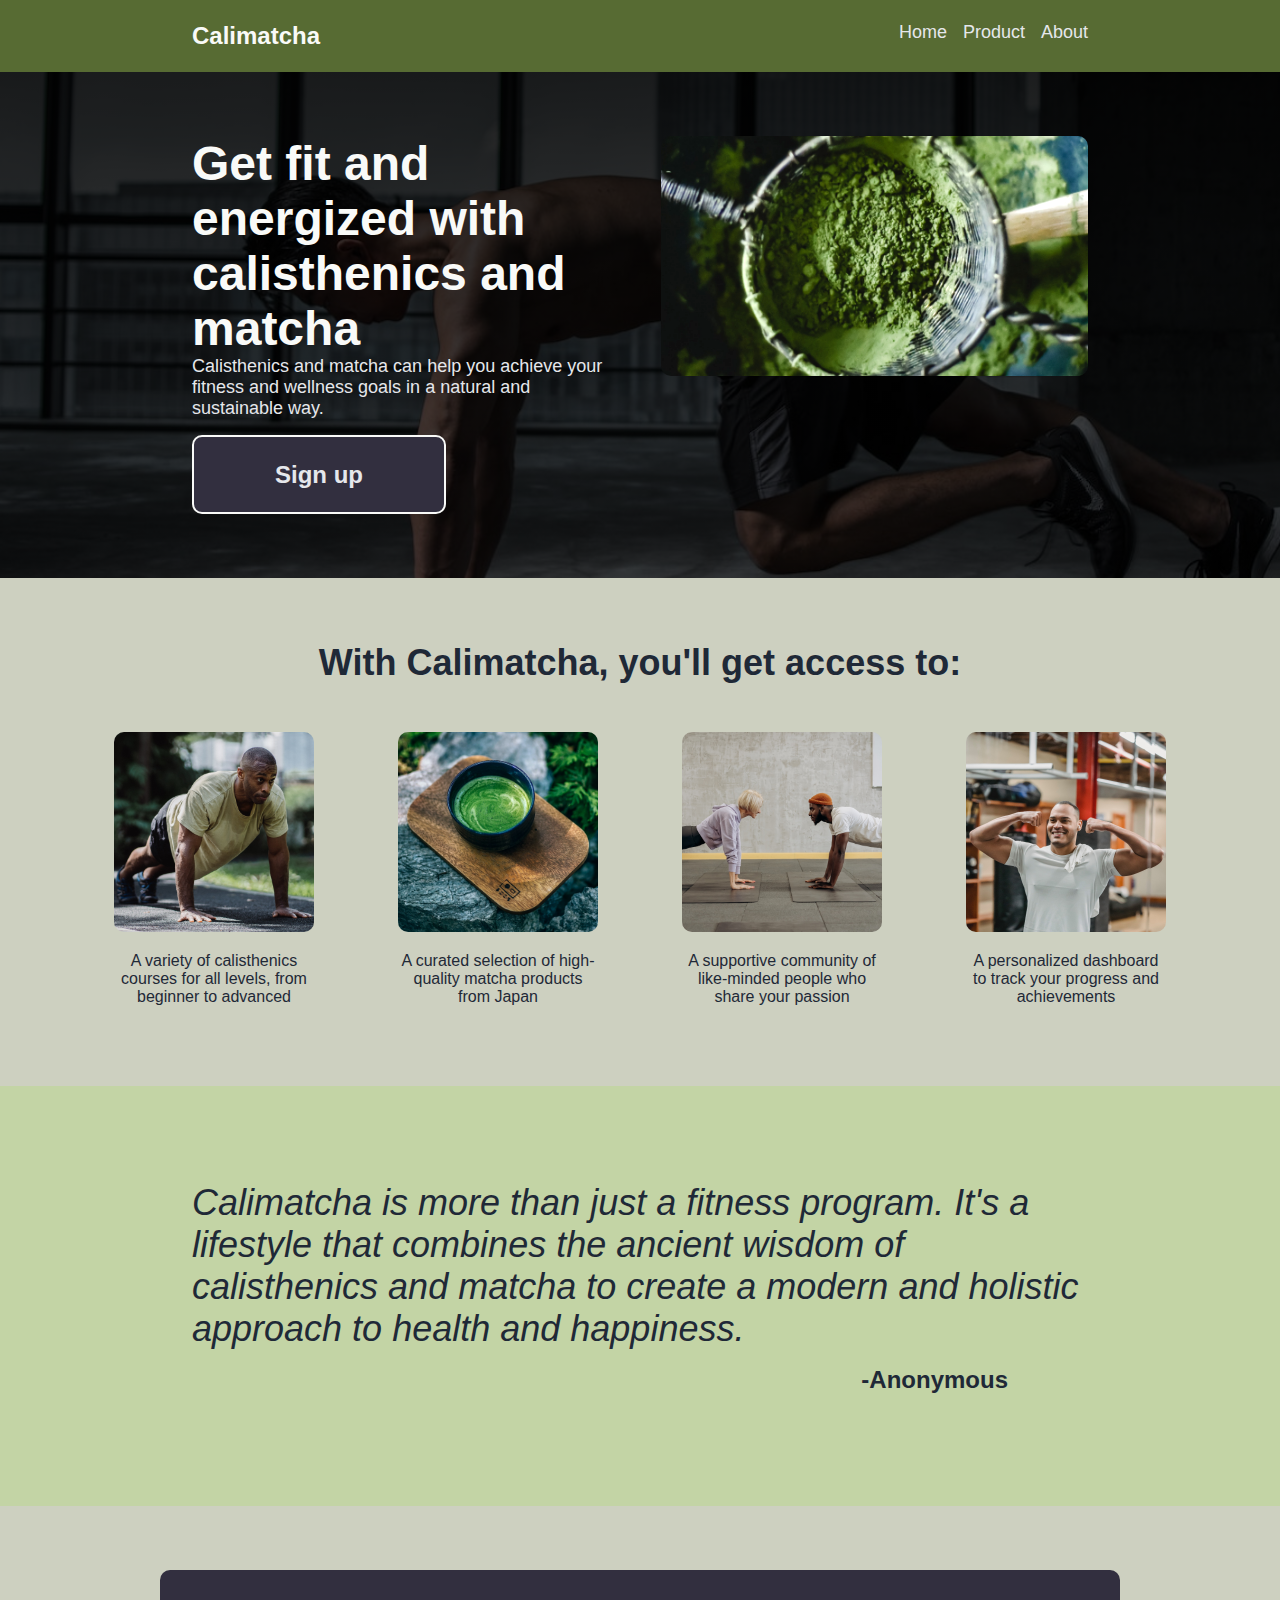
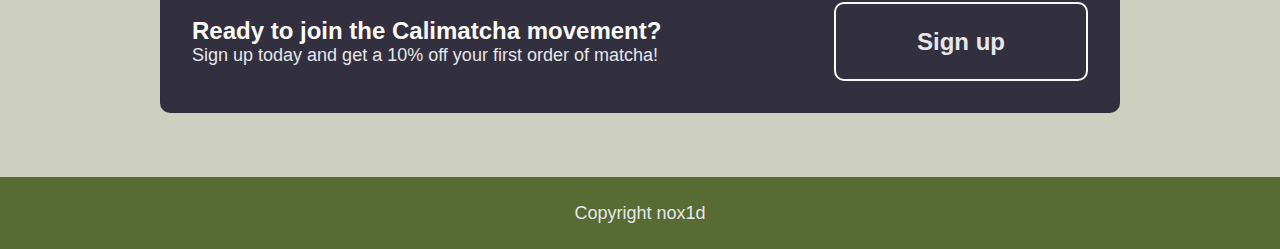
<file: index.html>
<!DOCTYPE html>
<html lang="en">
    <head>
        <meta charset="UTF-8">
        <meta http-equiv="X-UA-Compatible" content="IE=edge">
        <meta name="viewport" content="width=device-width, initial-scale=1.0">
        <title>Calimatcha</title>
        <link rel="stylesheet" href="style.css">
    </head>

    <body>
        <div class="header">
            <div class="header-container">
                <div class="logo"><a href="index.html">Calimatcha</a></div>
                <ul class="links">
                    <li><a href="./index.html">Home</a></li>
                    <li><a href="./pages/product.html">Product</a></li>
                    <li><a href="./pages/about.html">About</a></li>
                </ul>
            </div>
        </div>
        <div class="content">
            <div class="hero">
                <div class="hero-container">
                    <div class="hero-content">
                        <div class="hero-main">Get fit and energized with calisthenics and matcha</div>
                        <div class="hero-second">Calisthenics and matcha can help you achieve your fitness and wellness goals in a natural and sustainable way.</div>
                        <div><a class="button" href="./pages/signup.html">Sign up</a></div>
                    </div>
                    <img src="./images/matcha-powder.jpg" alt="Matcha powder">
                </div>
            </div>
            <div class="info">
                <div class="info-container">
                    <div class="title">With Calimatcha, you'll get access to:</div>
                    <div class="info-content">
                        <div class="item">
                            <img src="./images/push-up-guy.jpg" alt="A person doing push-up">
                            <div class="text">A variety of calisthenics courses for all levels, from beginner to advanced</div>
                        </div>
                        <div class="item">
                            <img src="./images/matcha.jpg" alt="A cup of matcha">
                            <div class="text">A curated selection of high-quality matcha products from Japan</div>
                        </div>
                        <div class="item">
                            <img src="./images/2-person-push-up.jpg" alt="Two person doing push-up">
                            <div class="text">A supportive community of like-minded people who share your passion</div>
                        </div>
                        <div class="item">
                            <img src="./images/flexing-guy.jpg" alt="A person flexing his muscle gains">
                            <div class="text">A personalized dashboard to track your progress and achievements</div>
                        </div>
                    </div>
                </div>
            </div>
            <div class="quote">
                <div class="quote-container">
                    <div class="quote-text">Calimatcha is more than just a fitness program. It's a lifestyle that combines the ancient wisdom of calisthenics and matcha to create a modern and holistic approach to health and happiness.</div>
                    <div class="author">-Anonymous</div>
                </div>
            </div>
            <div class="action">
                <div class="action-container">
                    <div class="action-content">
                        <div class="action-title">Ready to join the Calimatcha movement?</div>
                        <div class="action-text">Sign up today and get a 10% off your first order of matcha!</div>
                    </div>
                    <div><a  class="button" href="./pages/signup.html">Sign up</a></div>
                </div>
            </div>
        </div>
        <div class="footer">Copyright nox1d</div>
    </body>
</html>
</file>
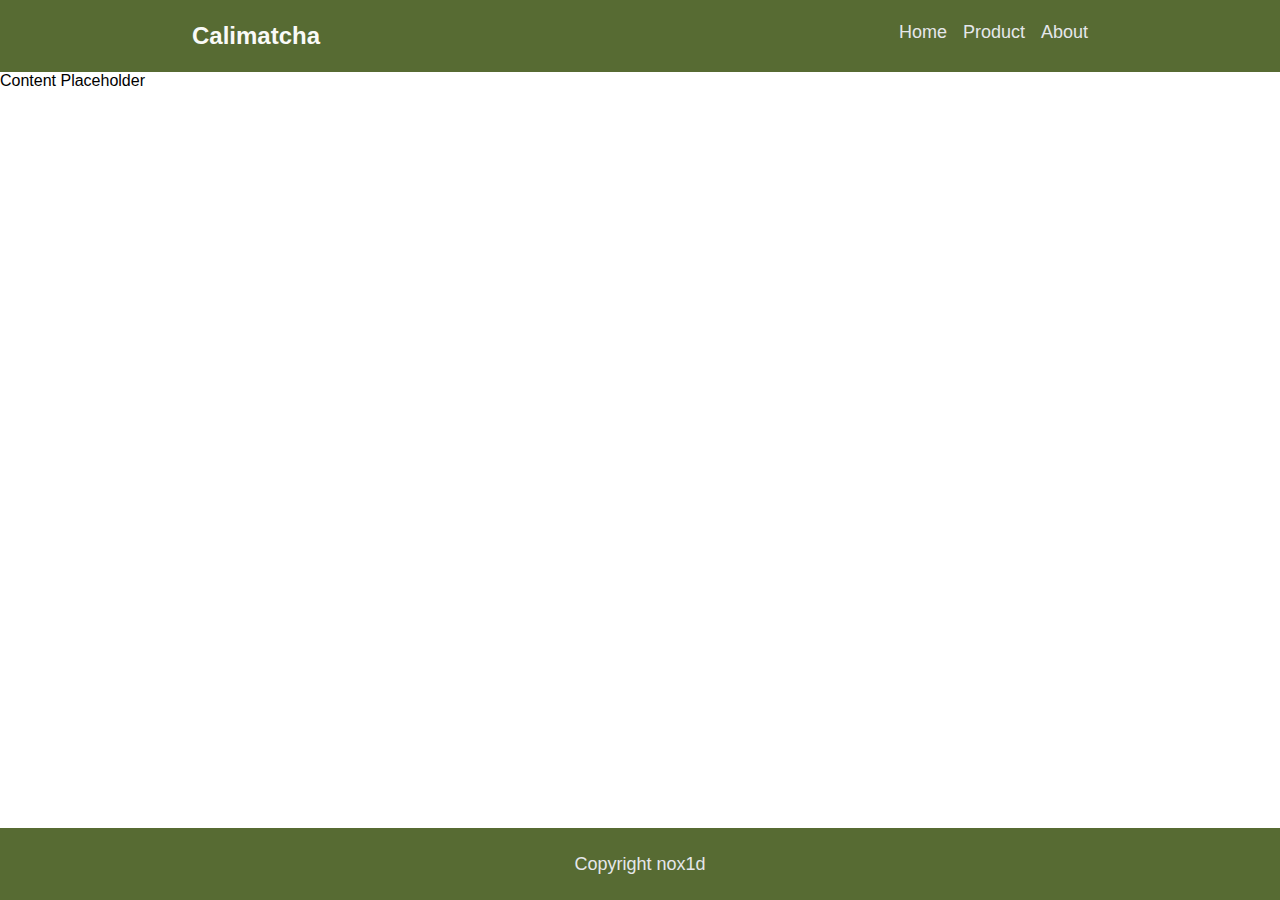
<file: pages/about.html>
<!DOCTYPE html>
<html lang="en">
    <head>
        <meta charset="UTF-8">
        <meta http-equiv="X-UA-Compatible" content="IE=edge">
        <meta name="viewport" content="width=device-width, initial-scale=1.0">
        <title>About Calimatcha</title>
        <link rel="stylesheet" href="../style.css">
    </head>

    <body>
        <div class="header">
            <div class="header-container">
                <div class="logo"><a href="../index.html">Calimatcha</a></div>
                <ul class="links">
                    <li><a href="../index.html">Home</a></li>
                    <li><a href="../pages/product.html">Product</a></li>
                    <li><a href="../pages/about.html">About</a></li>
                </ul>
            </div>
        </div>
        <div class="content">
            Content Placeholder
        </div>

        <div class="footer">Copyright nox1d</div>
    </body>
</file>
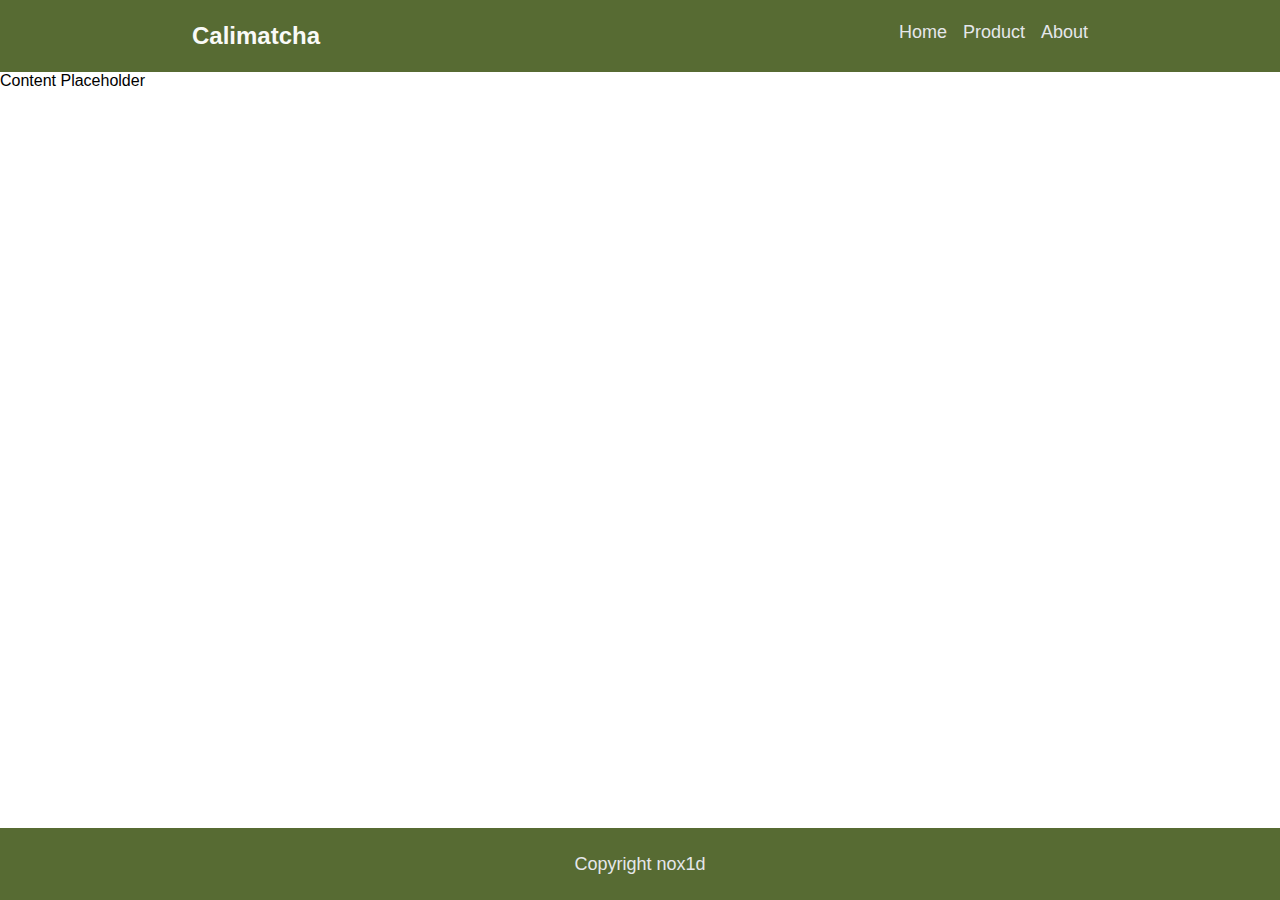
<file: pages/product.html>
<!DOCTYPE html>
<html lang="en">
    <head>
        <meta charset="UTF-8">
        <meta http-equiv="X-UA-Compatible" content="IE=edge">
        <meta name="viewport" content="width=device-width, initial-scale=1.0">
        <title>Calimatcha Product</title>
        <link rel="stylesheet" href="../style.css">
    </head>

    <body>
        <div class="header">
            <div class="header-container">
                <div class="logo"><a href="../index.html">Calimatcha</a></div>
                <ul class="links">
                    <li><a href="../index.html">Home</a></li>
                    <li><a href="../pages/product.html">Product</a></li>
                    <li><a href="../pages/about.html">About</a></li>
                </ul>
            </div>
        </div>
        <div class="content">
            Content Placeholder
        </div>

        <div class="footer">Copyright nox1d</div>
    </body>
</file>
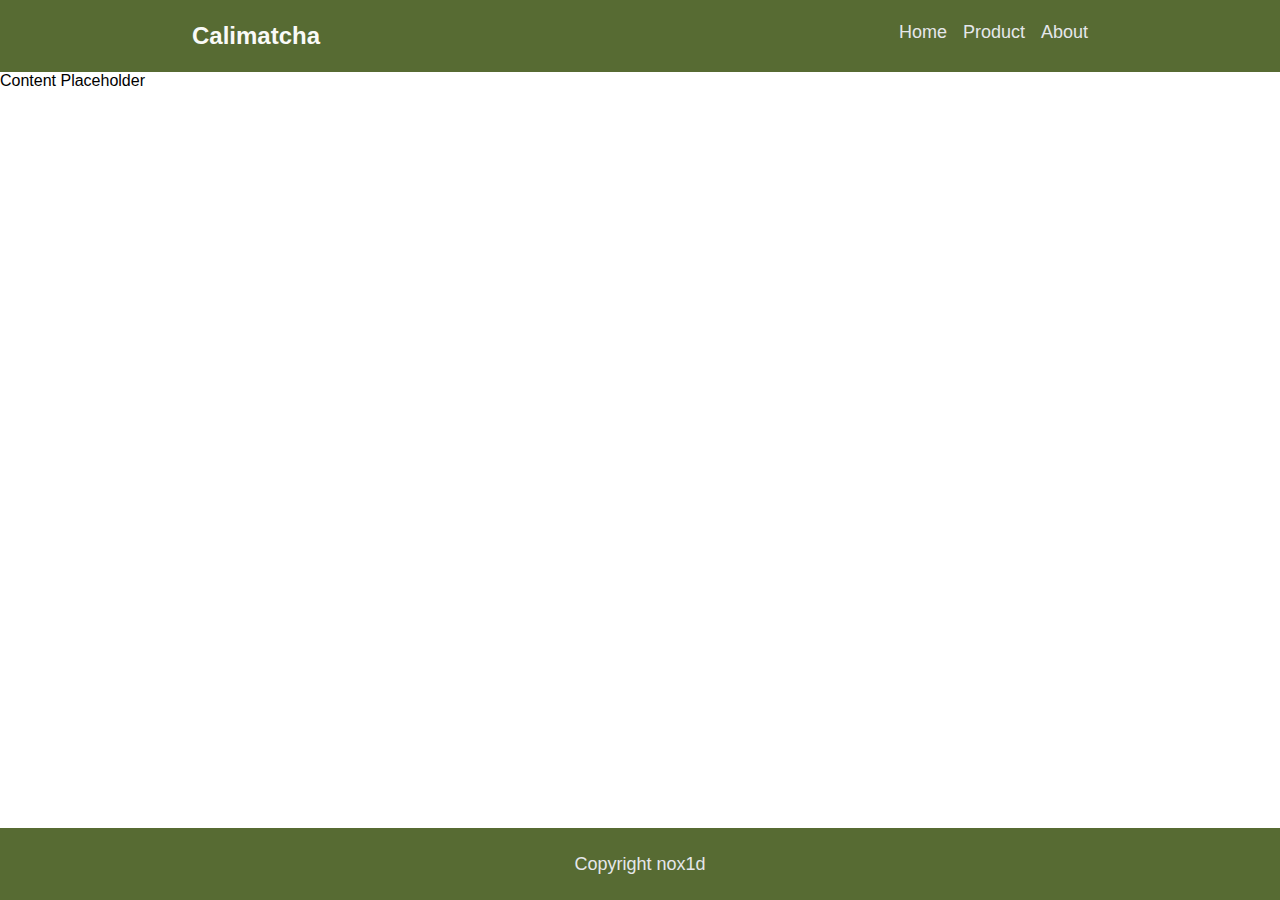
<file: pages/signup.html>
<!DOCTYPE html>
<html lang="en">
    <head>
        <meta charset="UTF-8">
        <meta http-equiv="X-UA-Compatible" content="IE=edge">
        <meta name="viewport" content="width=device-width, initial-scale=1.0">
        <title>Sign up to Calimatcha</title>
        <link rel="stylesheet" href="../style.css">
    </head>

    <body>
        <div class="header">
            <div class="header-container">
                <div class="logo"><a href="../index.html">Calimatcha</a></div>
                <ul class="links">
                    <li><a href="../index.html">Home</a></li>
                    <li><a href="../pages/product.html">Product</a></li>
                    <li><a href="../pages/about.html">About</a></li>
                </ul>
            </div>
        </div>
        <div class="content">
            Content Placeholder
        </div>

        <div class="footer">Copyright nox1d</div>
    </body>
</file>
<file: style.css>
body {
    font-family: Verdana, sans-serif;
    min-height: 100vh;
    margin: 0;
    display: flex;
    flex-direction: column;
}

.header, .footer {
    min-height: 72px;
    display: flex;
    background: #576b33;
    padding: 0 16px;
}

.header {
    align-items: center;
    justify-content: center;
}

.header-container {
    display: flex;
    justify-content: space-between;
}

ul {
    list-style: none;
    display: flex;
    margin: 0;
    padding: 0;
    gap: 16px;
}

a {
    text-decoration: none;
    color: #e5e7eb;
    font-size: 18px;
}

.logo a{
    color: #f9faf8;
    font-size: 24px;
    font-weight: bold;
}

.content {
    flex: 1;
}

.header-container, .hero-container, .info-container, .quote-container, .action-container {
    width: 70vw;
}

.hero {
    min-height: 30vh;
    padding: 64px;
    display: flex;
    justify-content: center;
    align-items: center;
    background-image: linear-gradient(rgba(0, 0, 0, 0.9), rgba(0, 0, 0, 0.5)), url("./images/crop-push-up-bg.jpg");
    background-size: cover;
    background-position: center center;
    background-repeat: no-repeat;
    background-attachment: fixed;
}

.hero-container {
    display: flex;
    justify-content: space-between;
    gap: 52px;
}

.hero-main {
    color: #f9faf8;
    font-size: 48px;
    font-weight: 800;
}

.hero-second {
    color: #e5e7eb;
    font-size: 18px;
    margin-bottom: 16px;
}

.button {
    background: #322F3F;
    color: #e5e7eb;
    font-weight: 700;
    font-size: 24px;
    border: 2px solid #f9faf8;
    border-radius: 10px;
    width: 250px;
    height: 75px;
    cursor: pointer;
    display: flex;
    align-items: center;
    justify-content: center;
}

.hero-content {
    width: 50%;
}

.hero img {
    height: 240px;
    border-radius: 10px;
    filter: brightness(1.2);
}

.info {
    background: #cdd0c0;
    text-align: center;
    min-height: 30vh;
    padding: 64px;
    display: flex;
    justify-content: center;
    align-items: center;
}

.title {
    font-size: 36px;
    font-weight: 800;
    color: #1f2937;
    margin-bottom: 32px;
}

.info-content {
    display: flex;
    justify-content: center;
    color: #1f2937;
    gap: 52px;
}

.item img {
    width: 200px;
    height: 200px;
    border-radius: 10px;
    flex-shrink: 0;
    margin-bottom: 16px;
}

.item {
    max-width: 200px;
    padding: 16px;
}

.item:hover {
    background-color: #c3d4a5;
    border-radius: 10px;
    box-shadow:
    0 2.8px 2.2px rgba(0, 0, 0, 0.034),
    0 6.7px 5.3px rgba(0, 0, 0, 0.048),
    0 12.5px 10px rgba(0, 0, 0, 0.06),
    0 22.3px 17.9px rgba(0, 0, 0, 0.072),
    0 41.8px 33.4px rgba(0, 0, 0, 0.086),
    0 100px 80px rgba(0, 0, 0, 0.12);
}

.quote {
    background: #c3d4a5;
    color: #1f2937;
    min-height: 20vh;
    display: flex;
    align-items: center;
    justify-content: center;
    padding: 64px;
}

.quote-container {
    padding: 32px;
    display: flex;
    flex-direction: column;
    justify-content: center;
    align-items: flex-start;
}

.quote-text {
    font-size: 36px;
    font-weight: 100;
    font-style: italic;
}

.author {
    font-size: 24px;
    font-weight: 800;
    align-self: flex-end;
    padding: 16px 80px;
}

.action {
    background: #cdd0c0;
    display: flex;
    align-items: center;
    justify-content: center;
    padding: 64px;
    min-height: 15vh;
}

.action-container {
    background: #322F3F;
    padding: 32px;
    display: flex;
    justify-content: space-between;
    align-items: center;
    border-radius: 10px;
}

.action-title {
    color: #f9faf8;
    font-weight: 800;
    font-size: 24px;
}

.action-text {
    color: #e5e7eb;
    font-size: 18px;
}

.footer {
    color: #e5e7eb;
    font-size: 18px;
    display: flex;
    justify-content: center;
    align-items: center;
}
</file>
